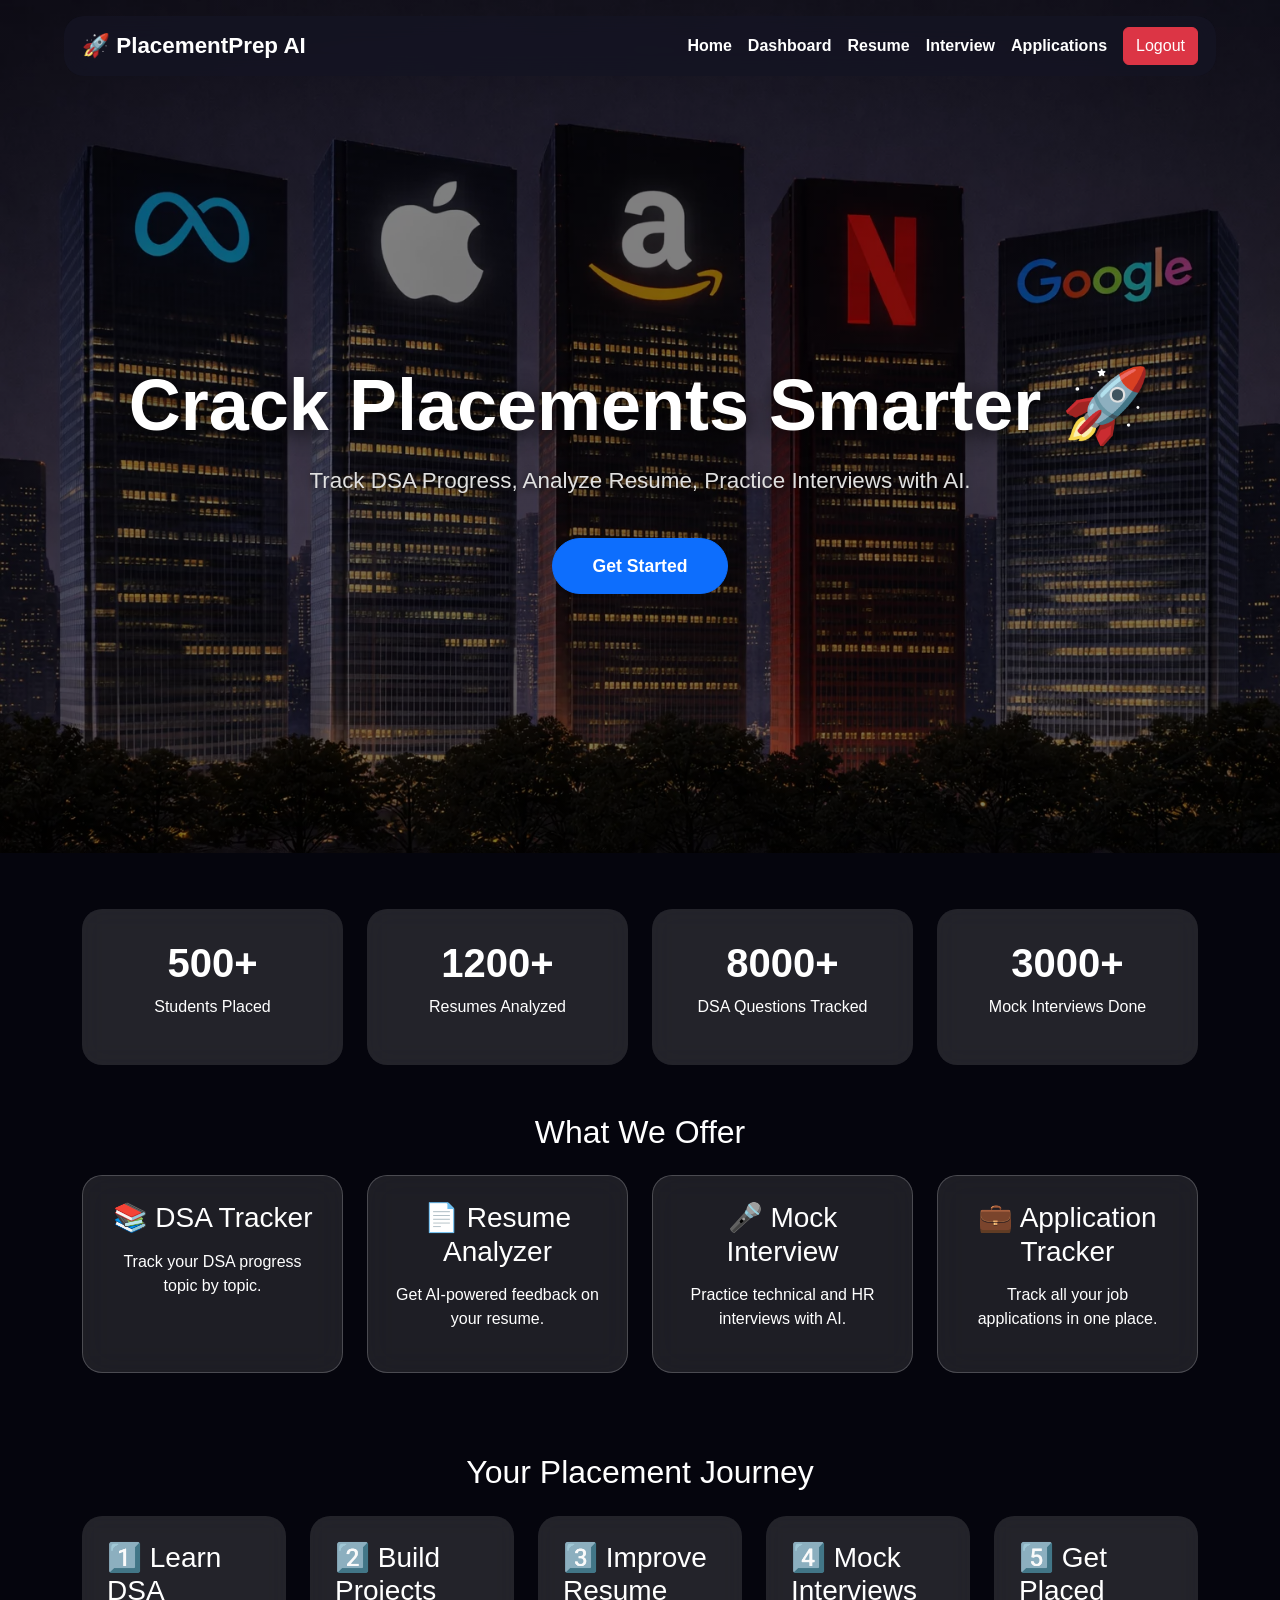
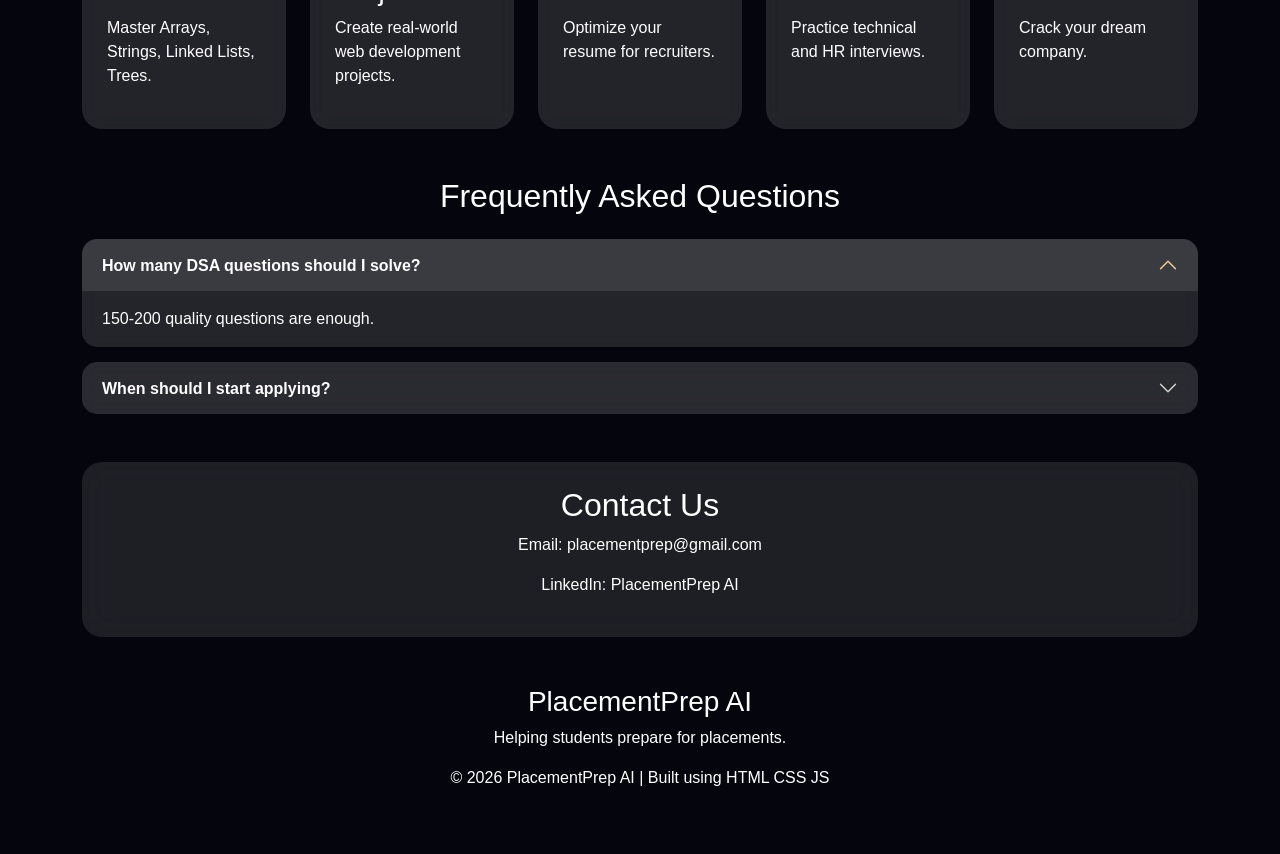
<file: index.html>
<!DOCTYPE html>
<html lang="en">
<head>
    <meta charset="UTF-8">
    <meta name="viewport" content="width=device-width, initial-scale=1.0">
    <title>PlacementPrep AI</title>
    <link href="https://cdn.jsdelivr.net/npm/bootstrap@5.3.3/dist/css/bootstrap.min.css" rel="stylesheet">
    <link rel="stylesheet" href="common.css">
    <link rel="stylesheet" href="index.css">
</head>
<body>
 
    <!-- Navigation Bar -->
    <nav class="navbar navbar-expand-lg custom-navbar mt-3">
        <div class="container">
            <a class="navbar-brand text-white fw-bold" href="#">🚀 PlacementPrep AI</a>
            <button class="navbar-toggler" type="button"
                    data-bs-toggle="collapse" data-bs-target="#navbarNav">
                <span class="navbar-toggler-icon"></span>
            </button>
            <div class="collapse navbar-collapse" id="navbarNav">
                <ul class="navbar-nav ms-auto align-items-center">
                    <li class="nav-item"><a class="nav-link" href="index.html">Home</a></li>
                    <li class="nav-item"><a class="nav-link" href="dashboard.html">Dashboard</a></li>
                    <li class="nav-item"><a class="nav-link" href="resume.html">Resume</a></li>
                    <li class="nav-item"><a class="nav-link" href="mockInterview.html">Interview</a></li>
                    <li class="nav-item"><a class="nav-link" href="applications.html">Applications</a></li>
                    <li class="nav-item">
                        <button class="btn btn-danger ms-2" onclick="logout()">Logout</button>
                    </li>
                </ul>
            </div>
        </div>
    </nav>
 
    <!-- Hero Section -->
    <section class="hero">
        <div class="hero-content text-center">
            <h1 class="hero-title">Crack Placements Smarter 🚀</h1>
            <p class="hero-sub mt-3">Track DSA Progress, Analyze Resume, Practice Interviews with AI.</p>
            <a href="register.html" class="btn btn-primary btn-lg mt-4 hero-btn">Get Started</a>
        </div>
    </section>
 
    <!-- Stats Section -->
    <section class="container mt-5">
        <div class="row g-4">
            <div class="col-md-3">
                <div class="stat-card">
                    <h2>500+</h2>
                    <p>Students Placed</p>
                </div>
            </div>
            <div class="col-md-3">
                <div class="stat-card">
                    <h2>1200+</h2>
                    <p>Resumes Analyzed</p>
                </div>
            </div>
            <div class="col-md-3">
                <div class="stat-card">
                    <h2>8000+</h2>
                    <p>DSA Questions Tracked</p>
                </div>
            </div>
            <div class="col-md-3">
                <div class="stat-card">
                    <h2>3000+</h2>
                    <p>Mock Interviews Done</p>
                </div>
            </div>
        </div>
    </section>
 
    <!-- Features Section -->
    <section class="container mt-5">
        <h2 class="text-center text-white mb-4">What We Offer</h2>
        <div class="row g-4">
            <div class="col-lg-3 col-md-6">
                <div class="feature-card h-100" onclick="location.href='dashboard.html'">
                    <h3>📚 DSA Tracker</h3>
                    <p>Track your DSA progress topic by topic.</p>
                </div>
            </div>
            <div class="col-lg-3 col-md-6">
                <div class="feature-card h-100" onclick="location.href='resume.html'">
                    <h3>📄 Resume Analyzer</h3>
                    <p>Get AI-powered feedback on your resume.</p>
                </div>
            </div>
            <div class="col-lg-3 col-md-6">
                <div class="feature-card h-100" onclick="location.href='mockInterview.html'">
                    <h3>🎤 Mock Interview</h3>
                    <p>Practice technical and HR interviews with AI.</p>
                </div>
            </div>
            <div class="col-lg-3 col-md-6">
                <div class="feature-card h-100" onclick="location.href='applications.html'">
                    <h3>💼 Application Tracker</h3>
                    <p>Track all your job applications in one place.</p>
                </div>
            </div>
        </div>
    </section>
 
    <!-- Roadmap Section -->
    <section class="container roadmap">
        <h2 class="text-center text-white mb-4">Your Placement Journey</h2>
        <div class="row g-4">
            <div class="col-md col-sm-6">
                <div class="roadmap-step h-100">
                    <h3>1️⃣ Learn DSA</h3>
                    <p>Master Arrays, Strings, Linked Lists, Trees.</p>
                </div>
            </div>
            <div class="col-md col-sm-6">
                <div class="roadmap-step h-100">
                    <h3>2️⃣ Build Projects</h3>
                    <p>Create real-world web development projects.</p>
                </div>
            </div>
            <div class="col-md col-sm-6">
                <div class="roadmap-step h-100">
                    <h3>3️⃣ Improve Resume</h3>
                    <p>Optimize your resume for recruiters.</p>
                </div>
            </div>
            <div class="col-md col-sm-6">
                <div class="roadmap-step h-100">
                    <h3>4️⃣ Mock Interviews</h3>
                    <p>Practice technical and HR interviews.</p>
                </div>
            </div>
            <div class="col-md col-sm-6">
                <div class="roadmap-step h-100">
                    <h3>5️⃣ Get Placed</h3>
                    <p>Crack your dream company.</p>
                </div>
            </div>
        </div>
    </section>
 
    <!-- FAQ Section -->
    <section class="container mt-5 mb-5">
        <h2 class="text-center text-white mb-4">Frequently Asked Questions</h2>
        <div class="accordion" id="faqAccordion">
            <div class="accordion-item">
                <h2 class="accordion-header">
                    <button class="accordion-button" type="button"
                            data-bs-toggle="collapse" data-bs-target="#faq1">
                        How many DSA questions should I solve?
                    </button>
                </h2>
                <div id="faq1" class="accordion-collapse collapse show">
                    <div class="accordion-body">150-200 quality questions are enough.</div>
                </div>
            </div>
            <div class="accordion-item">
                <h2 class="accordion-header">
                    <button class="accordion-button collapsed" type="button"
                            data-bs-toggle="collapse" data-bs-target="#faq2">
                        When should I start applying?
                    </button>
                </h2>
                <div id="faq2" class="accordion-collapse collapse">
                    <div class="accordion-body">After building projects and strong DSA fundamentals.</div>
                </div>
            </div>
        </div>
    </section>
 
    <!-- Contact Section -->
    <section class="container text-center mt-5">
        <div class="glass-card p-4">
            <h2>Contact Us</h2>
            <p>Email: placementprep@gmail.com</p>
            <p>LinkedIn: PlacementPrep AI</p>
        </div>
    </section>
 
    <!-- Footer -->
    <footer class="container text-center text-white py-5">
        <h3>PlacementPrep AI</h3>
        <p>Helping students prepare for placements.</p>
        <p>© 2026 PlacementPrep AI | Built using HTML CSS JS</p>
    </footer>
 
    <script src="https://cdn.jsdelivr.net/npm/bootstrap@5.3.3/dist/js/bootstrap.bundle.min.js"></script>
</body>
</html>
</file>
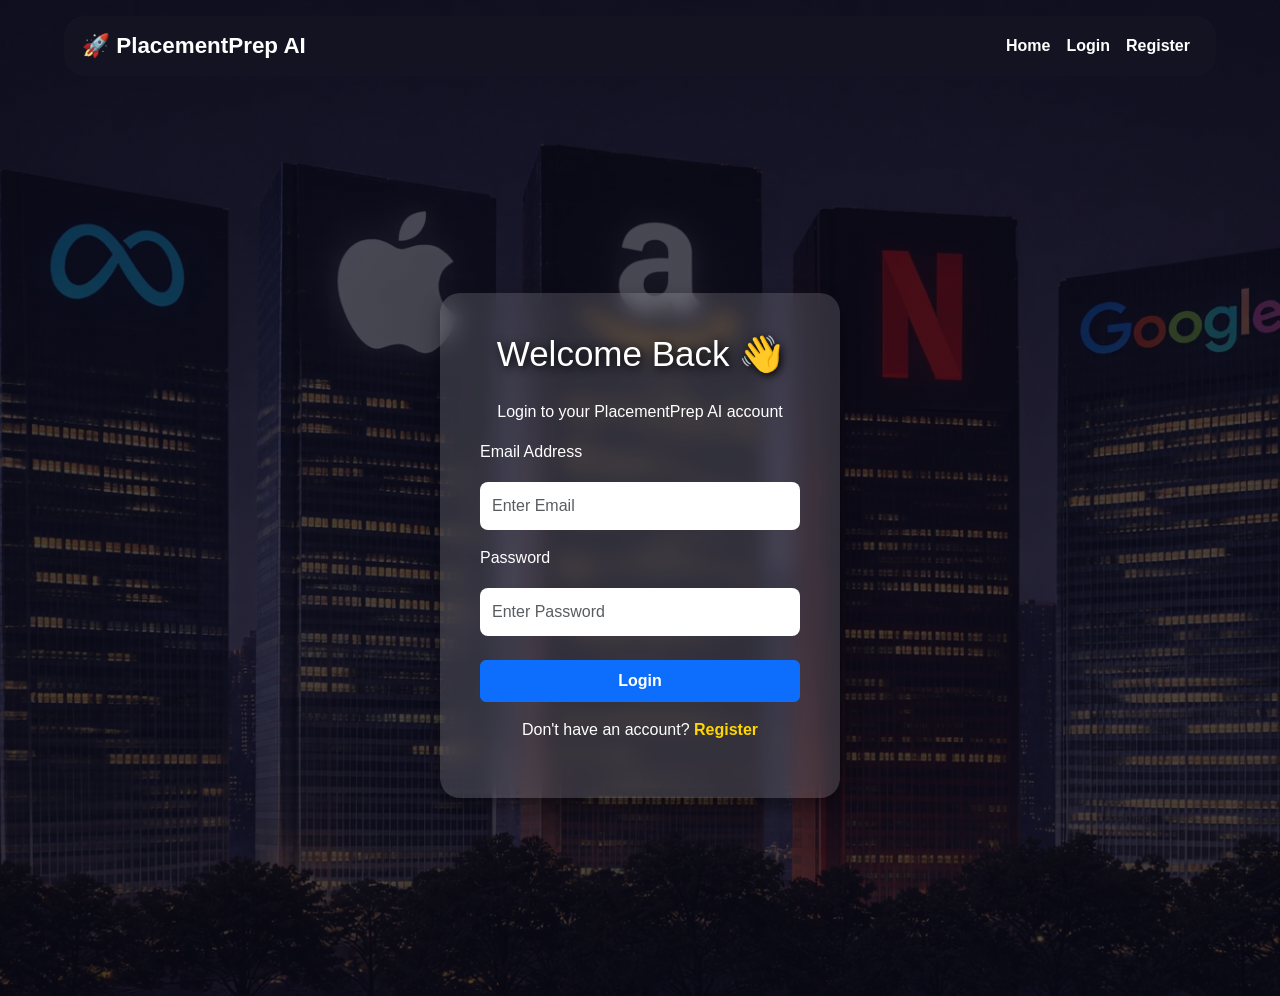
<file: login.html>
<!DOCTYPE html>
<html lang="en">
<head>
    <meta charset="UTF-8">
    <meta name="viewport" content="width=device-width, initial-scale=1.0">
    <title>Login - PlacementPrep AI</title>
    <link href="https://cdn.jsdelivr.net/npm/bootstrap@5.3.3/dist/css/bootstrap.min.css" rel="stylesheet">
    <link rel="stylesheet" href="index.css">
    <link rel="stylesheet" href="common.css">
    <link rel="stylesheet" href="login.css">
</head>
<body>

    <!-- Navbar -->
    <nav class="navbar navbar-expand-lg custom-navbar mt-3">
        <div class="container">
            <a class="navbar-brand text-white fw-bold" href="index.html">🚀 PlacementPrep AI</a>
            <button class="navbar-toggler" type="button"
                    data-bs-toggle="collapse" data-bs-target="#navbarNav">
                <span class="navbar-toggler-icon"></span>
            </button>
            <div class="collapse navbar-collapse" id="navbarNav">
                <ul class="navbar-nav ms-auto align-items-center">
                    <li class="nav-item"><a class="nav-link" href="index.html">Home</a></li>
                    <li class="nav-item"><a class="nav-link active-link" href="login.html">Login</a></li>
                    <li class="nav-item"><a class="nav-link" href="register.html">Register</a></li>
                </ul>
            </div>
        </div>
    </nav>

    <div class="min-vh-100 d-flex justify-content-center align-items-center">

        <div class="login-container">

            <h2>Welcome Back 👋</h2>
            <p class="login-sub">Login to your PlacementPrep AI account</p>

            <form>
                <div class="mb-3 text-start">
                    <label class="form-label">Email Address</label>
                    <input type="email" id="email" class="form-control" placeholder="Enter Email">
                </div>

                <div class="mb-4 text-start">
                    <label class="form-label">Password</label>
                    <input type="password" id="password" class="form-control" placeholder="Enter Password">
                </div>

                <button type="button" class="btn btn-primary w-100 py-2 fw-semibold"
                        onclick="validateLogin()">
                    Login
                </button>
            </form>

            <p class="mt-3">
                Don't have an account?
                <a href="register.html">Register</a>
            </p>

        </div>

    </div>

    <script src="https://cdn.jsdelivr.net/npm/bootstrap@5.3.3/dist/js/bootstrap.bundle.min.js"></script>
    <script src="scriptLogin.js"></script>
</body>
</html>
</file>
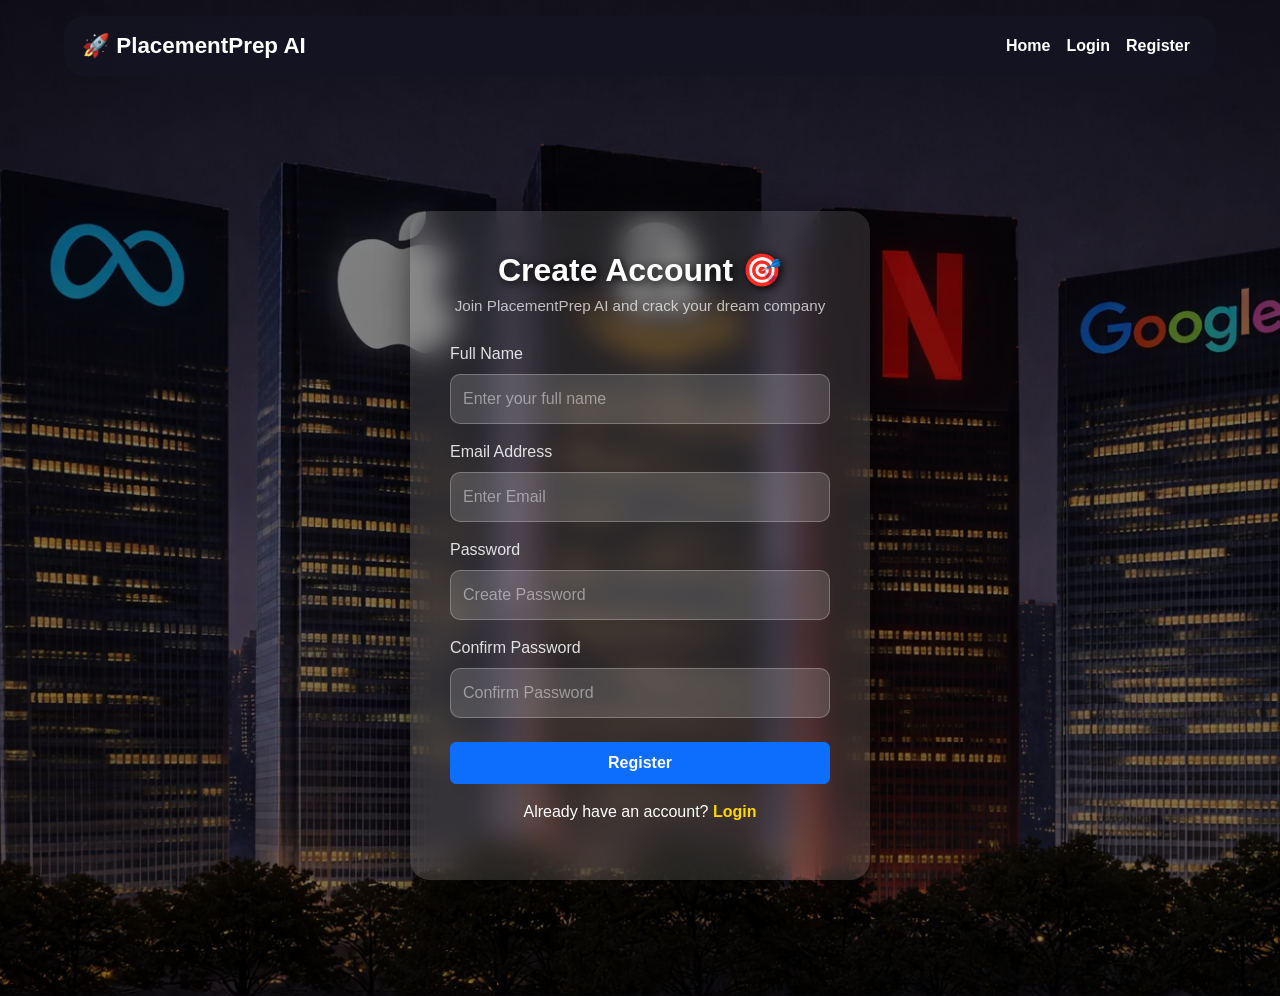
<file: register.html>
<!DOCTYPE html>
<html lang="en">
<head>
    <meta charset="UTF-8">
    <meta name="viewport" content="width=device-width, initial-scale=1.0">
    <title>Register - PlacementPrep AI</title>
    <link href="https://cdn.jsdelivr.net/npm/bootstrap@5.3.3/dist/css/bootstrap.min.css" rel="stylesheet">
    <link rel="stylesheet" href="index.css">
    <link rel="stylesheet" href="common.css">
    <link rel="stylesheet" href="register.css">
</head>
<body>

    <!-- Navbar -->
    <nav class="navbar navbar-expand-lg custom-navbar mt-3">
        <div class="container">
            <a class="navbar-brand text-white fw-bold" href="index.html">🚀 PlacementPrep AI</a>
            <button class="navbar-toggler" type="button"
                    data-bs-toggle="collapse" data-bs-target="#navbarNav">
                <span class="navbar-toggler-icon"></span>
            </button>
            <div class="collapse navbar-collapse" id="navbarNav">
                <ul class="navbar-nav ms-auto align-items-center">
                    <li class="nav-item"><a class="nav-link" href="index.html">Home</a></li>
                    <li class="nav-item"><a class="nav-link" href="login.html">Login</a></li>
                    <li class="nav-item"><a class="nav-link active-link" href="register.html">Register</a></li>
                </ul>
            </div>
        </div>
    </nav>

    <div class="min-vh-100 d-flex justify-content-center align-items-center">

        <div class="register-container">

            <h2>Create Account 🎯</h2>
            <p class="register-sub">Join PlacementPrep AI and crack your dream company</p>

            <form>
                <div class="mb-3 text-start">
                    <label class="form-label">Full Name</label>
                    <input type="text" id="fullName" class="form-control" placeholder="Enter your full name">
                </div>

                <div class="mb-3 text-start">
                    <label class="form-label">Email Address</label>
                    <input type="email" id="email" class="form-control" placeholder="Enter Email">
                </div>

                <div class="mb-3 text-start">
                    <label class="form-label">Password</label>
                    <input type="password" id="password" class="form-control" placeholder="Create Password">
                </div>

                <div class="mb-4 text-start">
                    <label class="form-label">Confirm Password</label>
                    <input type="password" id="confirmPassword" class="form-control" placeholder="Confirm Password">
                </div>

                <button type="button" class="btn btn-primary w-100 py-2 fw-semibold"
                        onclick="registerUser()">
                    Register
                </button>
            </form>

            <p class="mt-3">
                Already have an account?
                <a href="login.html">Login</a>
            </p>

        </div>

    </div>

    <script src="https://cdn.jsdelivr.net/npm/bootstrap@5.3.3/dist/js/bootstrap.bundle.min.js"></script>
    <script src="scriptLogin.js"></script>
</body>
</html>
</file>
<file: common.css>
* {
    margin: 0;
    padding: 0;
    box-sizing: border-box;
}

body {
    font-family: 'Segoe UI', sans-serif;
    background:
        linear-gradient(rgba(10,10,25,0.75), rgba(10,10,25,0.75)),
        url("FAANG.webp");
    background-size: cover;
    background-position: center;
    background-attachment: scroll;
    min-height: 100vh;
}

a {
    text-decoration: none;
}

button {
    cursor: pointer;
}

/* =========================
   NAVBAR - ALL SCREENS
========================= */
.custom-navbar {
    width: 90%;
    margin: 20px auto;
    background: rgba(20,20,35,0.85);
    backdrop-filter: blur(12px);
    border-radius: 20px;
}

.custom-navbar .navbar-brand {
    font-size: 1.4rem;
    color: white !important;
    font-weight: 700;
}

.custom-navbar .nav-link {
    color: white !important;
    font-weight: 600;
}

.custom-navbar .nav-link:hover {
    color: #0d6efd !important;
}

/* Hamburger icon visible on dark bg */
.navbar-toggler {
    border-color: rgba(255,255,255,0.5);
}

.navbar-toggler-icon {
    filter: invert(1);
}

/* Collapsed menu on mobile */
@media (max-width: 991px) {
    .custom-navbar {
        width: 95%;
        border-radius: 15px;
        background: rgba(20,20,35,0.95) !important;
    }

    .navbar-collapse {
        background: rgba(20,20,35,0.95);
        border-radius: 12px;
        padding: 10px 15px;
        margin-top: 10px;
    }

    .navbar-nav .btn {
        width: 100%;
        margin-top: 8px;
        margin-left: 0 !important;
    }
}

/* =========================
   TABLET (768px)
========================= */
@media (max-width: 768px) {
    body {
        background-attachment: scroll;
    }

    .hero-title {
        font-size: 2.8rem !important;
    }

    .hero-sub {
        font-size: 1rem !important;
    }

    .stat-card h2 {
        font-size: 2rem;
    }

    .feature-card,
    .roadmap-step,
    .stat-card {
        margin-bottom: 10px;
    }
}

/* =========================
   MOBILE (480px)
========================= */
@media (max-width: 480px) {
    .hero-title {
        font-size: 2rem !important;
    }

    .hero-sub {
        font-size: 0.95rem !important;
    }

    .hero-btn {
        width: 100%;
    }

    .custom-navbar {
        width: 100%;
        border-radius: 0;
        margin: 0;
    }

    .login-container,
    .register-container {
        padding: 28px 20px;
    }

    .stat-card h2 {
        font-size: 1.6rem;
    }
}
</file>
<file: index.css>
/* =========================
   BODY / BACKGROUND
========================= */
body {
    background:
        linear-gradient(rgba(0,0,0,0.50), rgba(0,0,0,0.50)),
        url("FAANG.webp");
    background-size: contain;          /* ← shows full image */
    background-position: center top;
    background-repeat: no-repeat;
    background-attachment: scroll;
    background-color: #0a0a1a;         /* ← dark fill for empty areas */
    min-height: 100vh;
}
 
/* =========================
   NAVBAR
========================= */
.custom-navbar {
    width: 90%;
    margin: 20px auto;
    background: rgba(20,20,35,0.80);
    backdrop-filter: blur(12px);
    border-radius: 20px;
}
 
.custom-navbar .navbar-brand {
    font-size: 1.4rem;
}
 
.custom-navbar .nav-link {
    color: white !important;
    font-weight: 600;
}
 
.custom-navbar .nav-link:hover {
    color: #0d6efd !important;
}
 
/* =========================
   HERO SECTION
========================= */
.hero {
    min-height: 85vh;
    display: flex;
    justify-content: center;
    align-items: center;
    text-align: center;
    padding: 60px 20px;
}
 
.hero-title {
    font-size: 4.5rem;
    font-weight: 800;
    color: #ffffff;
    text-shadow: 0 4px 20px rgba(0,0,0,0.8);
    animation: slideUp 1s ease forwards;
}
 
.hero-sub {
    font-size: 1.4rem;
    color: #e0e0e0;
    text-shadow: 0 2px 10px rgba(0,0,0,0.7);
    opacity: 0;
    animation: slideUp 1s ease 0.4s forwards;
}
 
.hero-btn {
    opacity: 0;
    animation: slideUp 1s ease 0.8s forwards;
    padding: 14px 40px;
    font-size: 1.1rem;
    font-weight: 600;
    border-radius: 50px;
}
 
@keyframes slideUp {
    from {
        opacity: 0;
        transform: translateY(50px);
    }
    to {
        opacity: 1;
        transform: translateY(0);
    }
}
 
/* =========================
   STAT CARDS
========================= */
.stat-card {
    background: rgba(255,255,255,0.12);
    backdrop-filter: blur(12px);
    border-radius: 20px;
    padding: 30px;
    text-align: center;
    color: white;
    height: 100%;
    transition: 0.3s;
}
 
.stat-card:hover {
    transform: translateY(-8px);
}
 
.stat-card h2 {
    font-size: 2.5rem;
    font-weight: bold;
}
 
/* =========================
   FEATURE CARDS
========================= */
.feature-card {
    background: rgba(255,255,255,0.10);
    backdrop-filter: blur(15px);
    border: 1px solid rgba(255,255,255,0.20);
    border-radius: 20px;
    padding: 25px;
    text-align: center;
    cursor: pointer;
    transition: 0.3s;
    color: white;
}
 
.feature-card:hover {
    transform: translateY(-10px);
    box-shadow: 0 10px 25px rgba(0,0,0,0.25);
}
 
.feature-card h3 {
    margin-bottom: 15px;
}
 
/* =========================
   ROADMAP
========================= */
.roadmap {
    margin-top: 80px;
}
 
.roadmap-step {
    background: rgba(255,255,255,0.12);
    backdrop-filter: blur(10px);
    border-radius: 20px;
    padding: 25px;
    color: white;
    transition: 0.3s;
}
 
.roadmap-step:hover {
    transform: translateY(-10px);
}
 
/* =========================
   FAQ
========================= */
.accordion-item {
    border: none;
    background: rgba(255,255,255,0.08);
    backdrop-filter: blur(10px);
    margin-bottom: 15px;
    border-radius: 15px !important;
    overflow: hidden;
}
 
.accordion-button {
    background: rgba(255,255,255,0.08);
    color: white;
    font-weight: 600;
}
 
.accordion-button:not(.collapsed) {
    background: rgba(255,255,255,0.15);
    color: white;
    box-shadow: none;
}
 
.accordion-button::after {
    filter: invert(1);
}
 
.accordion-body {
    background: rgba(255,255,255,0.05);
    color: white;
}
 
/* =========================
   CONTACT / GLASS CARD
========================= */
.glass-card {
    background: rgba(255,255,255,0.10);
    backdrop-filter: blur(15px);
    border-radius: 20px;
    color: white;
}
 
/* =========================
   FOOTER
========================= */
footer {
    color: white;
}
 
/* =========================
   MOBILE
========================= */
@media (max-width: 768px) {
    .hero-title {
        font-size: 2.8rem;
    }
 
    .hero-sub {
        font-size: 1.1rem;
    }
 
    .roadmap {
        margin-top: 50px;
    }
}
</file>
<file: login.css>
.login-container{
    width:90%;
    max-width:400px;
    margin:100px auto;
    padding:40px;

    border-radius:20px;
    text-align:center;

    color:white;

    background:rgba(255,255,255,.15);
    backdrop-filter:blur(10px);

    box-shadow:0 8px 20px rgba(0,0,0,.4);
}

.login-container h2{
    margin-bottom:25px;
    font-size:35px;
    color:white;
    text-shadow:2px 2px 10px black;
}

.login-container input{
    width:100%;
    padding:12px;
    margin:10px 0;

    border:none;
    border-radius:8px;

    box-sizing:border-box;
}

.login-container button{
    width:100%;
}

.login-container a{
    color:#ffd700;
    text-decoration:none;
    font-weight:bold;
}

.login-container p{
    color:white;
    margin-top:15px;
}
</file>
<file: register.css>
/* =========================
   BODY / BACKGROUND
========================= */
body {
    background:
        linear-gradient(rgba(0,0,0,0.50), rgba(0,0,0,0.50)),
        url("FAANG.webp");
    background-size: cover;
    background-position: center;
    background-attachment: scroll;
    min-height: 100vh;
}
 
/* =========================
   REGISTER CARD
========================= */
.register-container {
    width: 90%;
    max-width: 460px;
    padding: 40px;
    border-radius: 20px;
    text-align: center;
    color: white;
    background: rgba(255,255,255,0.12);
    backdrop-filter: blur(14px);
    box-shadow: 0 8px 30px rgba(0,0,0,0.5);
    animation: fadeUp 0.7s ease forwards;
}
 
.register-container h2 {
    font-size: 2rem;
    font-weight: 700;
    color: white;
    text-shadow: 2px 2px 10px black;
    margin-bottom: 6px;
}
 
.register-sub {
    color: rgba(255,255,255,0.7);
    font-size: 0.95rem;
    margin-bottom: 24px;
}
 
/* =========================
   LABELS
========================= */
.form-label {
    color: rgba(255,255,255,0.85);
    font-weight: 500;
}
 
/* =========================
   INPUTS
========================= */
.form-control {
    background: rgba(255,255,255,0.15);
    border: 1px solid rgba(255,255,255,0.25);
    color: white;
    border-radius: 10px;
    padding: 12px;
}
 
.form-control::placeholder {
    color: rgba(255,255,255,0.45);
}
 
.form-control:focus {
    background: rgba(255,255,255,0.20);
    border-color: #0d6efd;
    color: white;
    box-shadow: 0 0 0 3px rgba(13,110,253,0.25);
}
 
/* =========================
   LINK
========================= */
.register-container a {
    color: #ffd700;
    text-decoration: none;
    font-weight: bold;
}
 
.register-container a:hover {
    text-decoration: underline;
}
/* Add this to your existing register.css */

.active-link {
    color: #0d6efd !important;
    font-weight: 700 !important;
}
 
/* =========================
   ANIMATION
========================= */
@keyframes fadeUp {
    from {
        opacity: 0;
        transform: translateY(40px);
    }
    to {
        opacity: 1;
        transform: translateY(0);
    }
}
@media (max-width: 768px) {
    body {
        background-attachment: scroll;
    }
}
</file>
